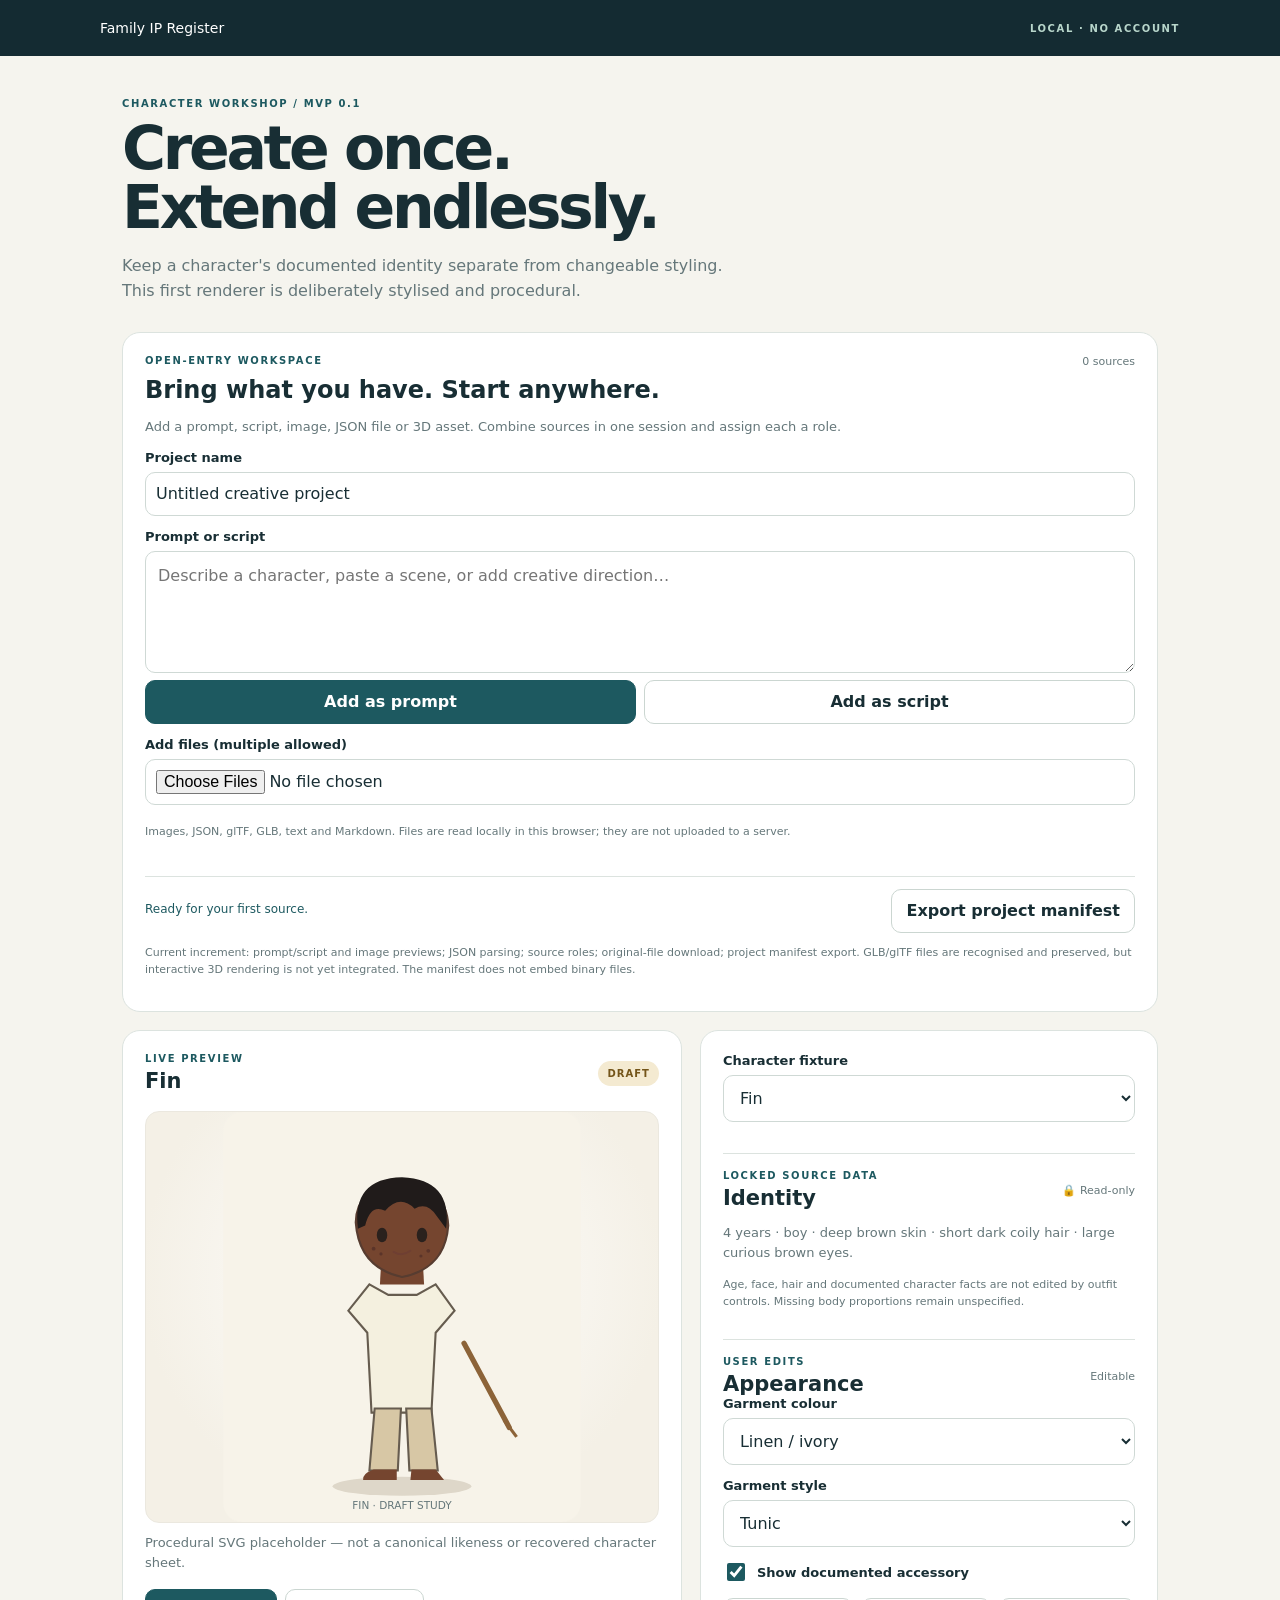
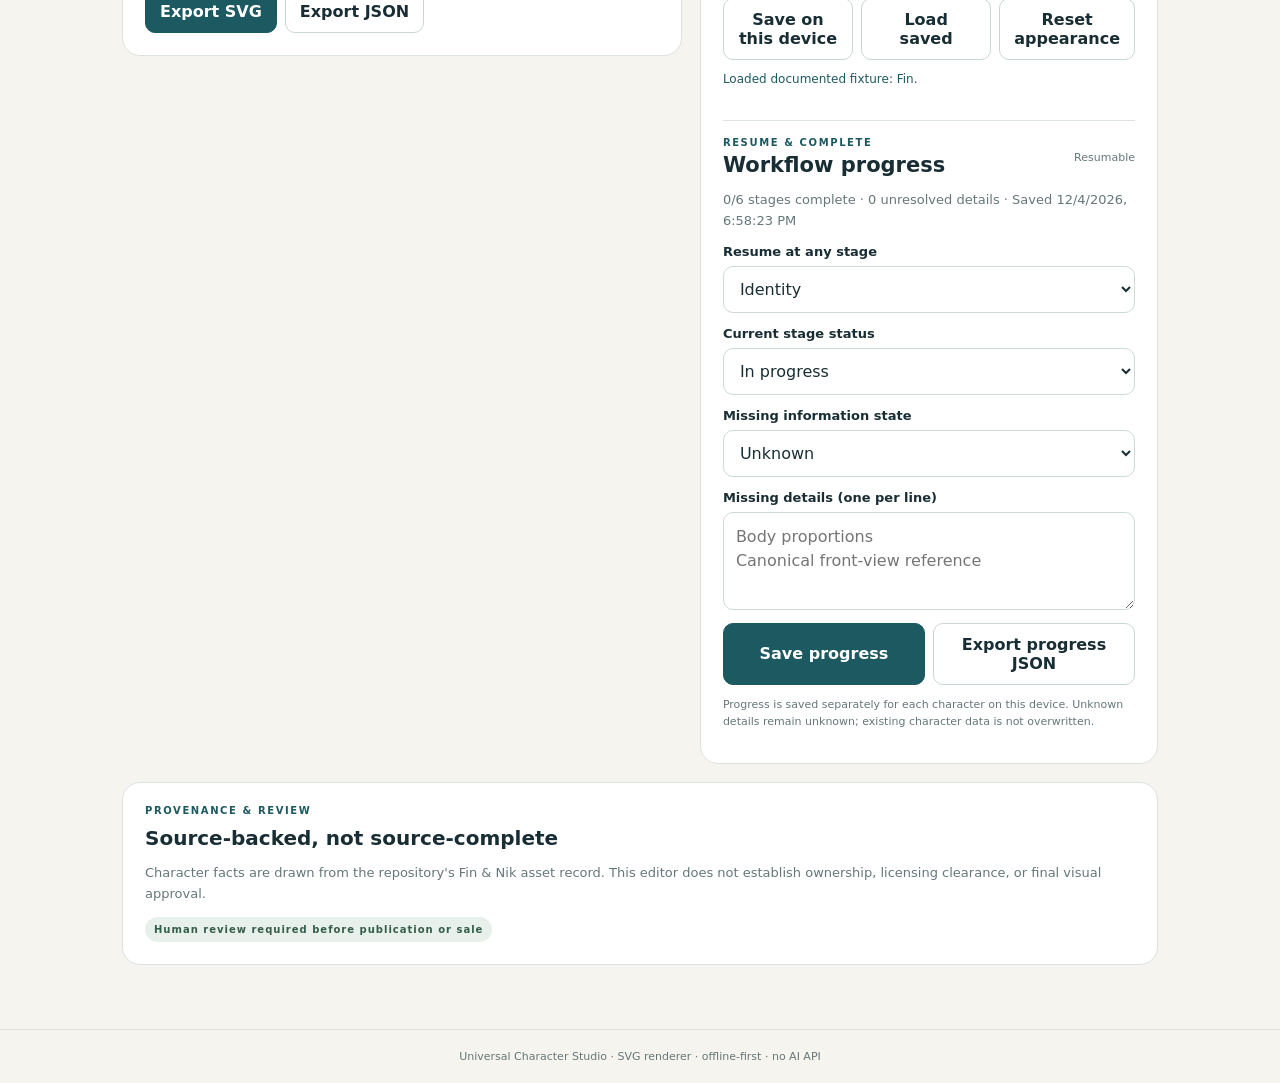
<file: character-studio/index.html>
<!doctype html>
<html lang="en">
<head>
  <meta charset="utf-8">
  <meta name="viewport" content="width=device-width, initial-scale=1">
  <meta name="theme-color" content="#142b32">
  <title>Universal Character Studio</title>
  <link rel="stylesheet" href="./studio.css">
</head>
<body>
  <header class="topbar">
    <a class="back" href="../">Family IP Register</a>
    <span class="status">LOCAL · NO ACCOUNT</span>
  </header>
  <main class="layout">
    <section class="intro">
      <p class="eyebrow">CHARACTER WORKSHOP / MVP 0.1</p>
      <h1>Create once.<br>Extend endlessly.</h1>
      <p class="lede">Keep a character's documented identity separate from changeable styling. This first renderer is deliberately stylised and procedural.</p>
    </section>

    <section class="intake-panel" aria-labelledby="intake-heading">
      <div class="intake-heading">
        <div><p class="eyebrow">OPEN-ENTRY WORKSPACE</p><h2 id="intake-heading">Bring what you have. Start anywhere.</h2>
          <p class="muted">Add a prompt, script, image, JSON file or 3D asset. Combine sources in one session and assign each a role.</p></div>
        <span id="source-count" class="edit">0 sources</span>
      </div>
      <div class="field"><label for="project-title">Project name</label><input id="project-title" type="text" maxlength="120" value="Untitled creative project" placeholder="Name this project"></div>
      <div class="field"><label for="prompt-input">Prompt or script</label><textarea id="prompt-input" rows="4" placeholder="Describe a character, paste a scene, or add creative direction…"></textarea>
        <div class="button-row"><button id="add-prompt" class="primary" type="button">Add as prompt</button><button id="add-script" type="button">Add as script</button></div></div>
      <div class="field"><label for="source-files">Add files (multiple allowed)</label><input id="source-files" type="file" multiple accept="image/*,.json,.gltf,.glb,.txt,.md">
        <p class="muted small">Images, JSON, glTF, GLB, text and Markdown. Files are read locally in this browser; they are not uploaded to a server.</p></div>
      <div id="source-list" class="source-list" aria-live="polite"></div>
      <div class="intake-footer"><p id="intake-status" class="message" aria-live="polite">Ready for your first source.</p><button id="export-project" type="button" disabled>Export project manifest</button></div>
      <p class="muted small">Current increment: prompt/script and image previews; JSON parsing; source roles; original-file download; project manifest export. GLB/glTF files are recognised and preserved, but interactive 3D rendering is not yet integrated. The manifest does not embed binary files.</p>
    </section>
    <section class="workspace" aria-label="Character editor">
      <div class="preview-panel">
        <div class="panel-head">
          <div><p class="eyebrow">LIVE PREVIEW</p><h2 id="preview-name">Fin</h2></div>
          <span class="draft">DRAFT</span>
        </div>
        <div id="preview" class="preview" role="img" aria-label="Stylised character preview"></div>
        <p class="preview-note">Procedural SVG placeholder — not a canonical likeness or recovered character sheet.</p>
        <div class="actions">
          <button id="download-svg" class="primary" type="button">Export SVG</button>
          <button id="download-json" type="button">Export JSON</button>
        </div>
      </div>

      <div class="controls-panel">
        <div class="field">
          <label for="character-select">Character fixture</label>
          <select id="character-select">
            <option value="fin">Fin</option>
            <option value="nik">Nik</option>
          </select>
        </div>

        <section class="identity">
          <div class="section-title"><div><p class="eyebrow">LOCKED SOURCE DATA</p><h2>Identity</h2></div><span class="lock">🔒 Read-only</span></div>
          <p id="identity-summary" class="muted"></p>
          <p class="muted small">Age, face, hair and documented character facts are not edited by outfit controls. Missing body proportions remain unspecified.</p>
        </section>

        <section class="appearance">
          <div class="section-title"><div><p class="eyebrow">USER EDITS</p><h2>Appearance</h2></div><span class="edit">Editable</span></div>
          <div class="field">
            <label for="garment-colour">Garment colour</label>
            <select id="garment-colour">
              <option value="#f4f0df">Linen / ivory</option>
              <option value="#d9c5a0">Sand</option>
              <option value="#527b85">Sea blue</option>
              <option value="#a95d48">Terracotta</option>
              <option value="#52664e">Leaf green</option>
              <option value="#433d56">Indigo</option>
            </select>
          </div>
          <div class="field">
            <label for="garment-style">Garment style</label>
            <select id="garment-style">
              <option value="tunic">Tunic</option>
              <option value="shirt">Short-sleeve shirt</option>
              <option value="cape">Short cape</option>
            </select>
          </div>
          <label class="check"><input id="show-accessory" type="checkbox" checked> Show documented accessory</label>
          <div class="button-row">
            <button id="save-local" type="button">Save on this device</button>
            <button id="load-local" type="button">Load saved</button>
            <button id="reset" type="button">Reset appearance</button>
          </div>
          <p id="message" class="message" aria-live="polite">Edits stay in this browser until exported or saved.</p>
        </section>
        <section class="workflow" aria-labelledby="workflow-heading">
          <div class="section-title"><div><p class="eyebrow">RESUME &amp; COMPLETE</p><h2 id="workflow-heading">Workflow progress</h2></div><span class="edit">Resumable</span></div>
          <p id="workflow-summary" class="muted" aria-live="polite">Loading saved progress…</p>
          <div class="field"><label for="workflow-stage">Resume at any stage</label>
            <select id="workflow-stage">
              <option value="identity">Identity</option><option value="appearance">Appearance</option><option value="proportions">Body proportions</option><option value="reference-sheet">Reference sheet</option><option value="review">Source &amp; rights review</option><option value="export">Export</option>
            </select>
          </div>
          <div class="field"><label for="workflow-status">Current stage status</label><select id="workflow-status"><option value="not_started">Not started</option><option value="in_progress">In progress</option><option value="blocked">Blocked</option><option value="complete">Complete</option></select></div>
          <div class="field"><label for="missing-state">Missing information state</label>
            <select id="missing-state"><option value="unknown">Unknown</option><option value="incomplete">Incomplete</option><option value="conflict">Conflict</option><option value="verified">Verified</option></select>
          </div>
          <div class="field"><label for="missing-fields">Missing details (one per line)</label><textarea id="missing-fields" rows="3" placeholder="Body proportions&#10;Canonical front-view reference"></textarea></div>
          <div class="button-row"><button id="save-workflow" class="primary" type="button">Save progress</button><button id="export-workflow" type="button">Export progress JSON</button></div>
          <p class="muted small">Progress is saved separately for each character on this device. Unknown details remain unknown; existing character data is not overwritten.</p>
        </section>
      </div>
    </section>
    <section class="provenance">
      <p class="eyebrow">PROVENANCE & REVIEW</p>
      <h2>Source-backed, not source-complete</h2>
      <p id="source-summary">Character facts are drawn from the repository's Fin &amp; Nik asset record. This editor does not establish ownership, licensing clearance, or final visual approval.</p>
      <span class="review">Human review required before publication or sale</span>
    </section>
  </main>
  <footer>Universal Character Studio · SVG renderer · offline-first · no AI API</footer>
  <script src="./universal-project.js" defer></script>
  <script src="./intake.js" defer></script>
  <script src="./workflow.js" defer></script>
  <script src="./studio.js" defer></script>
</body>
</html>
</file>
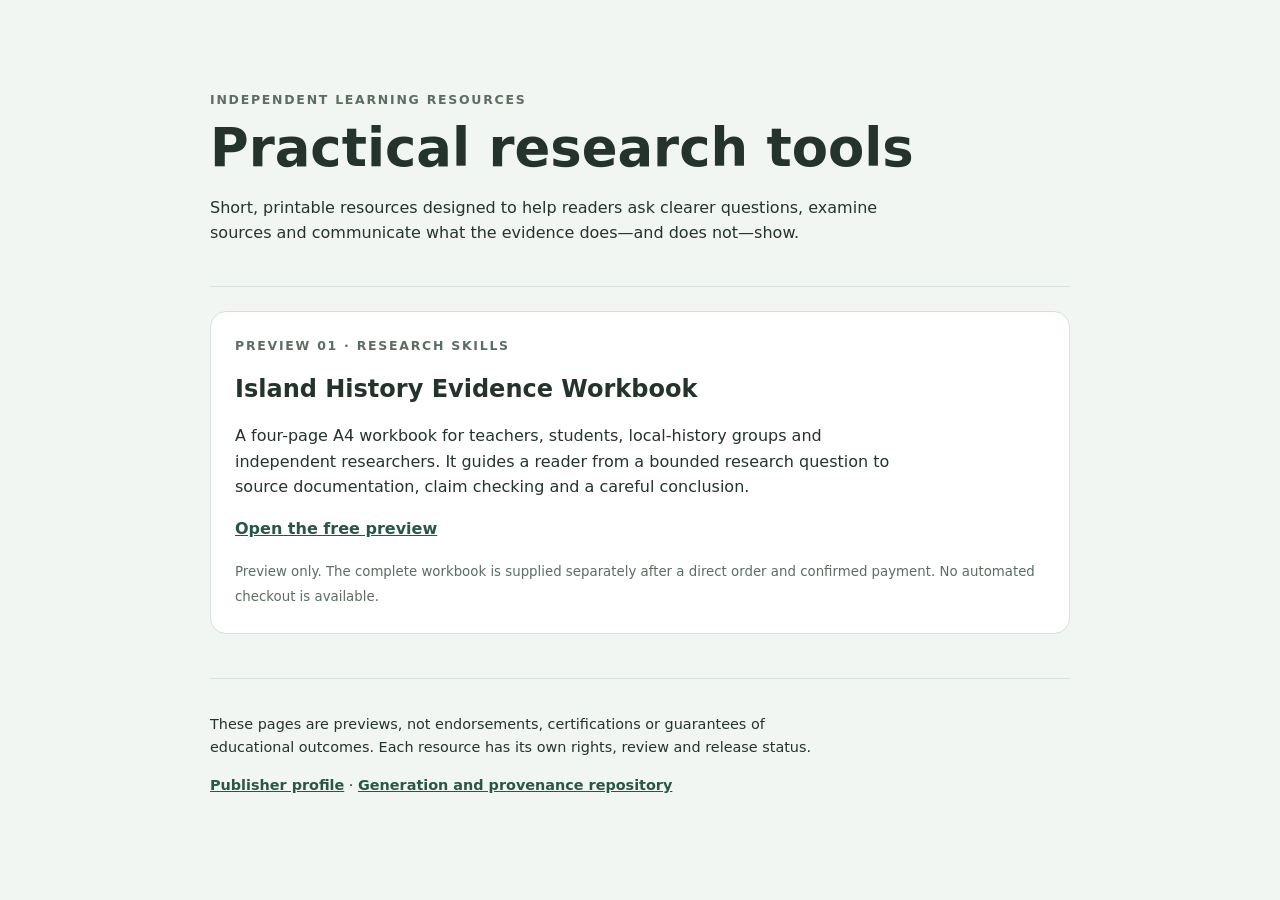
<file: previews/index.html>
<!doctype html>
<html lang="en">
<head>
<meta charset="utf-8">
<meta name="viewport" content="width=device-width,initial-scale=1">
<title>Digital Resources — Preview Catalogue</title>
<style>
:root{color-scheme:light;--ink:#24332c;--muted:#5d6d63;--line:#d8e1d9;--accent:#285746;--paper:#fff;--wash:#f2f6f2}
*{box-sizing:border-box}body{margin:0;background:var(--wash);color:var(--ink);font:16px/1.6 system-ui,sans-serif}
main{max-width:900px;margin:auto;padding:clamp(22px,5vw,56px) 20px}
header{padding:34px 0 24px;border-bottom:1px solid var(--line)}
.kicker{font-size:.78rem;letter-spacing:.14em;text-transform:uppercase;color:var(--muted);font-weight:700}
h1,h2{line-height:1.15}h1{font-size:clamp(2rem,6vw,3.3rem);margin:.5rem 0}p{max-width:68ch}
.card{background:var(--paper);border:1px solid var(--line);border-radius:16px;padding:24px;margin:24px 0}
a{color:var(--accent);font-weight:650}
small,.muted{color:var(--muted)}
footer{border-top:1px solid var(--line);padding-top:20px;margin-top:44px;font-size:.9rem}
</style>
</head>
<body><main>
<header><div class="kicker">Independent learning resources</div><h1>Practical research tools</h1><p>Short, printable resources designed to help readers ask clearer questions, examine sources and communicate what the evidence does—and does not—show.</p></header>
<section class="card"><div class="kicker">Preview 01 · Research skills</div><h2>Island History Evidence Workbook</h2><p>A four-page A4 workbook for teachers, students, local-history groups and independent researchers. It guides a reader from a bounded research question to source documentation, claim checking and a careful conclusion.</p><p><a href="./island-history-evidence-workbook/">Open the free preview</a></p><small>Preview only. The complete workbook is supplied separately after a direct order and confirmed payment. No automated checkout is available.</small></section>
<footer><p>These pages are previews, not endorsements, certifications or guarantees of educational outcomes. Each resource has its own rights, review and release status.</p><p><a href="https://github.com/Francois-EF-WebOps">Publisher profile</a> · <a href="https://github.com/Francois-EF-WebOps/Family-IP-Register">Generation and provenance repository</a></p></footer>
</main></body></html>
</file>
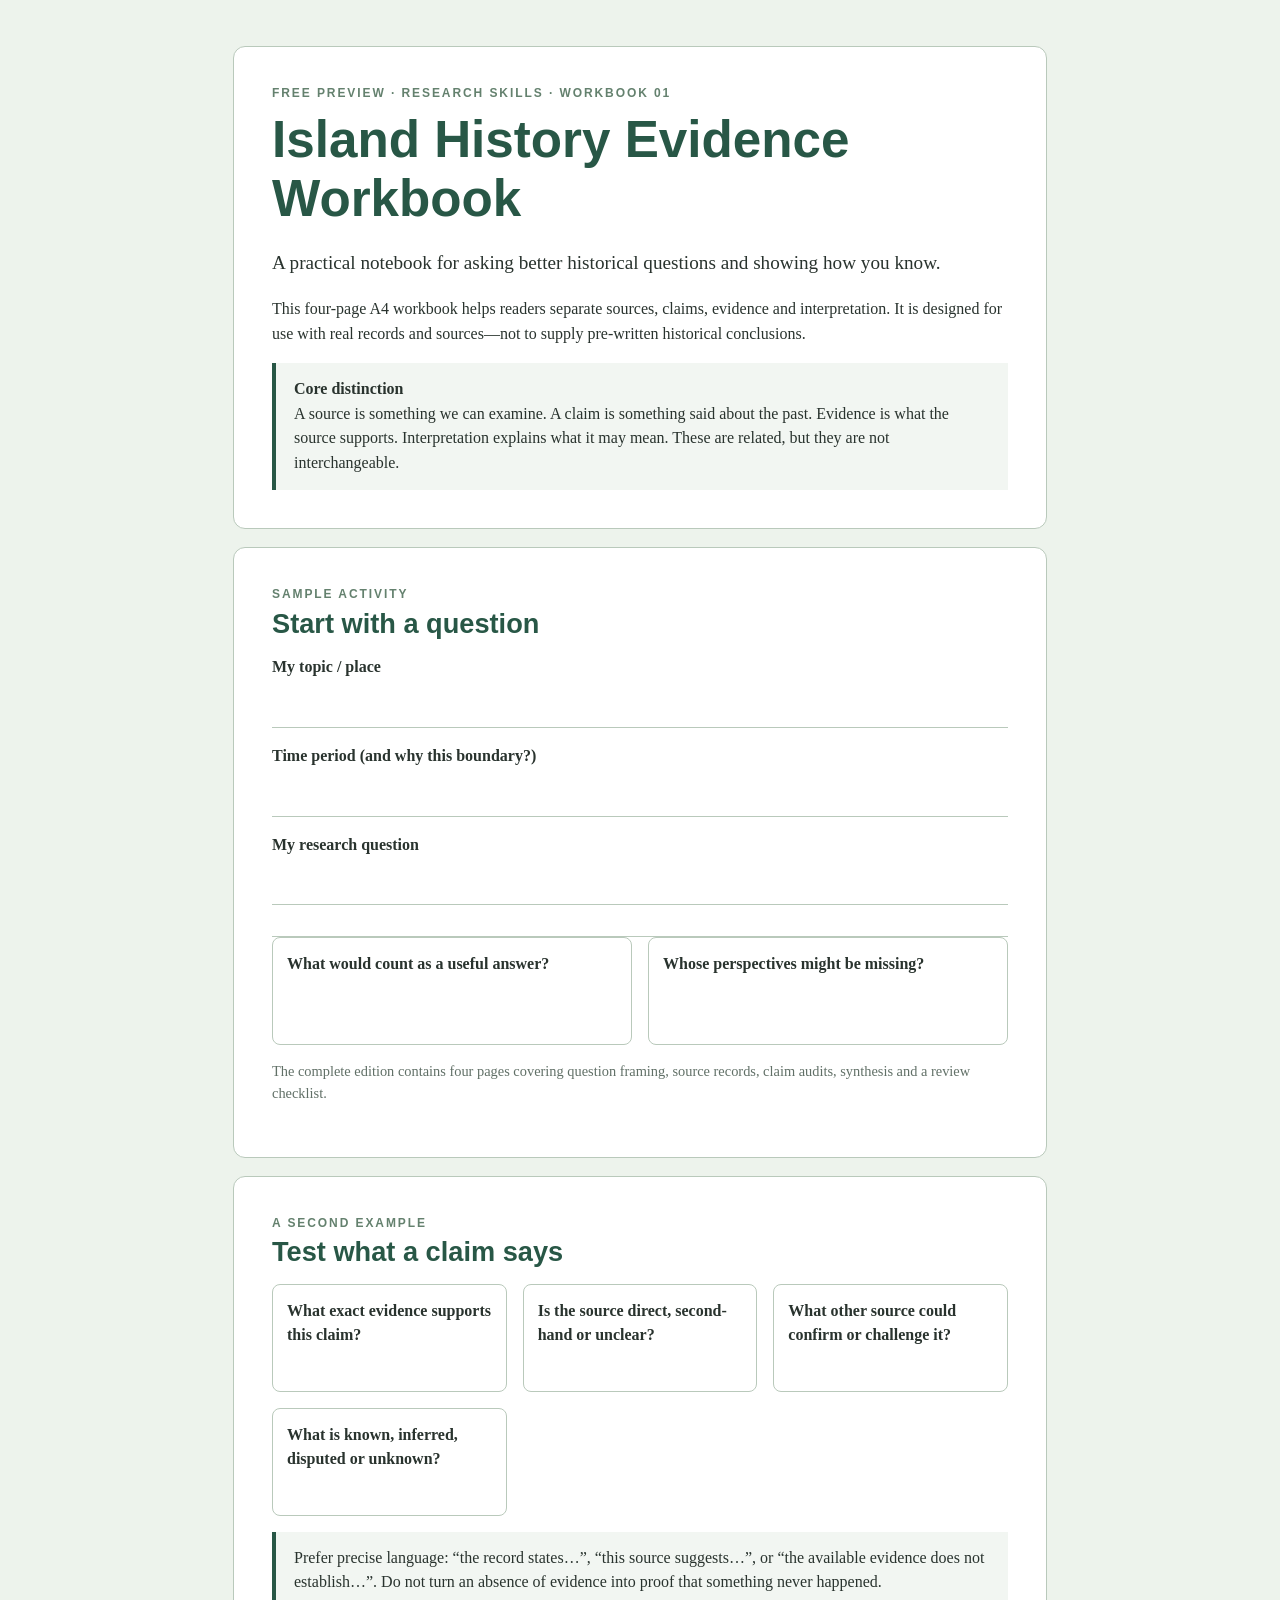
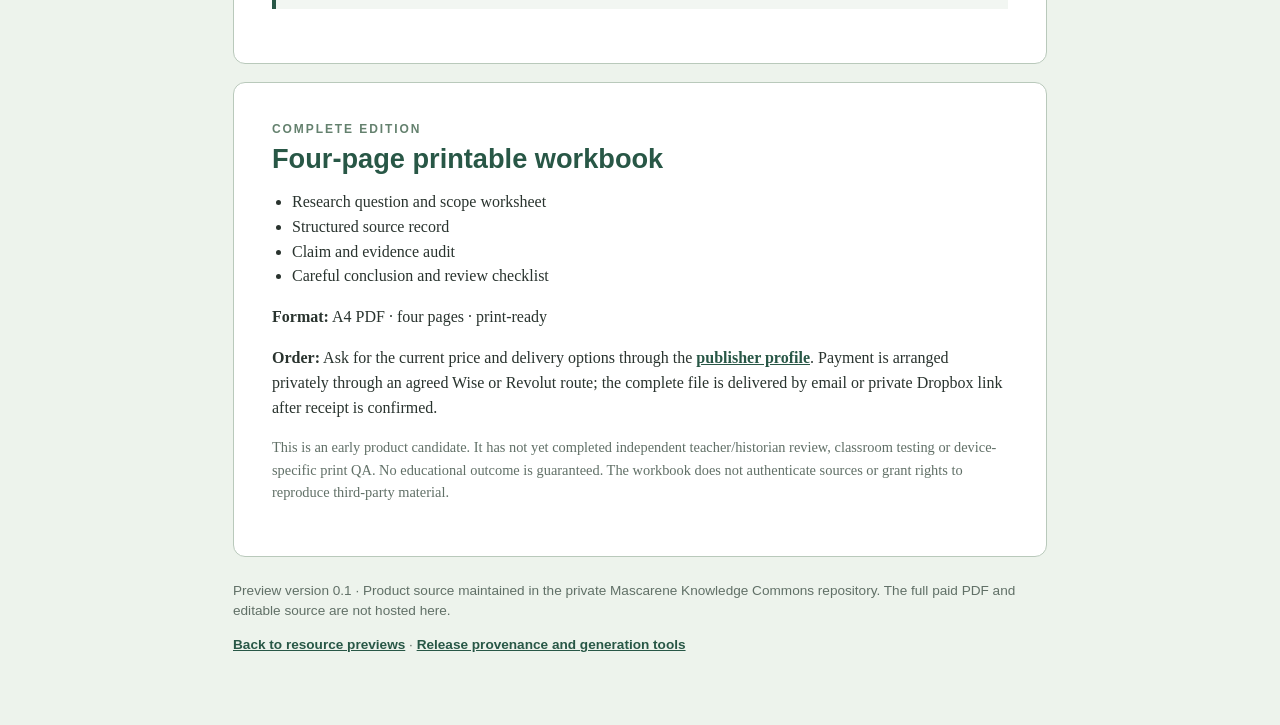
<file: previews/island-history-evidence-workbook/index.html>
<!doctype html>
<html lang="en">
<head>
<meta charset="utf-8">
<meta name="viewport" content="width=device-width,initial-scale=1">
<title>Island History Evidence Workbook — Free Preview</title>
<style>
:root{--ink:#29332e;--muted:#617067;--green:#285746;--line:#b9c9bb;--paper:#fff;--wash:#edf3ec}
*{box-sizing:border-box}body{margin:0;background:var(--wash);color:var(--ink);font:16px/1.55 Georgia,serif}
main{max-width:850px;margin:auto;padding:28px 18px 56px}
header,.sheet,.offer{background:var(--paper);border:1px solid var(--line);border-radius:12px;padding:clamp(20px,4vw,38px);margin:18px 0}
.kicker{font:700 .75rem/1.4 Arial,sans-serif;letter-spacing:.16em;text-transform:uppercase;color:#64816e}
h1,h2,h3{font-family:Arial,sans-serif;line-height:1.15;color:var(--green)}
h1{font-size:clamp(2rem,6vw,3.2rem);margin:.6rem 0}h2{font-size:1.7rem;margin:.3rem 0 1rem}
.lead{font-size:1.2rem}.note{background:#f2f6f2;border-left:4px solid var(--green);padding:14px 18px}
ul{padding-left:1.25rem}.grid{display:grid;grid-template-columns:repeat(auto-fit,minmax(220px,1fr));gap:16px}
.prompt{border:1px solid var(--line);padding:14px;border-radius:8px;min-height:108px}
.rule{height:32px;border-bottom:1px solid var(--line)}
a{color:var(--green);font-weight:700}.muted{color:var(--muted);font-size:.9rem}
footer{font: .85rem/1.5 Arial,sans-serif;color:var(--muted);margin-top:24px}
@media print{body{background:#fff}main{padding:0}.sheet,.offer,header{break-inside:avoid;box-shadow:none}}
</style>
</head>
<body><main>
<header><div class="kicker">Free preview · Research skills · Workbook 01</div><h1>Island History Evidence Workbook</h1><p class="lead">A practical notebook for asking better historical questions and showing how you know.</p><p>This four-page A4 workbook helps readers separate sources, claims, evidence and interpretation. It is designed for use with real records and sources—not to supply pre-written historical conclusions.</p><div class="note"><strong>Core distinction</strong><br>A source is something we can examine. A claim is something said about the past. Evidence is what the source supports. Interpretation explains what it may mean. These are related, but they are not interchangeable.</div></header>
<section class="sheet"><div class="kicker">Sample activity</div><h2>Start with a question</h2><p><strong>My topic / place</strong></p><div class="rule"></div><p><strong>Time period (and why this boundary?)</strong></p><div class="rule"></div><p><strong>My research question</strong></p><div class="rule"></div><div class="rule"></div><div class="grid"><div class="prompt"><strong>What would count as a useful answer?</strong></div><div class="prompt"><strong>Whose perspectives might be missing?</strong></div></div><p class="muted">The complete edition contains four pages covering question framing, source records, claim audits, synthesis and a review checklist.</p></section>
<section class="sheet"><div class="kicker">A second example</div><h2>Test what a claim says</h2><div class="grid"><div class="prompt"><strong>What exact evidence supports this claim?</strong></div><div class="prompt"><strong>Is the source direct, second-hand or unclear?</strong></div><div class="prompt"><strong>What other source could confirm or challenge it?</strong></div><div class="prompt"><strong>What is known, inferred, disputed or unknown?</strong></div></div><p class="note">Prefer precise language: “the record states…”, “this source suggests…”, or “the available evidence does not establish…”. Do not turn an absence of evidence into proof that something never happened.</p></section>
<section class="offer"><div class="kicker">Complete edition</div><h2>Four-page printable workbook</h2><ul><li>Research question and scope worksheet</li><li>Structured source record</li><li>Claim and evidence audit</li><li>Careful conclusion and review checklist</li></ul><p><strong>Format:</strong> A4 PDF · four pages · print-ready</p><p><strong>Order:</strong> Ask for the current price and delivery options through the <a href="https://github.com/Francois-EF-WebOps">publisher profile</a>. Payment is arranged privately through an agreed Wise or Revolut route; the complete file is delivered by email or private Dropbox link after receipt is confirmed.</p><p class="muted">This is an early product candidate. It has not yet completed independent teacher/historian review, classroom testing or device-specific print QA. No educational outcome is guaranteed. The workbook does not authenticate sources or grant rights to reproduce third-party material.</p></section>
<footer><p>Preview version 0.1 · Product source maintained in the private Mascarene Knowledge Commons repository. The full paid PDF and editable source are not hosted here.</p><p><a href="../">Back to resource previews</a> · <a href="https://github.com/Francois-EF-WebOps/Family-IP-Register">Release provenance and generation tools</a></p></footer>
</main></body></html>
</file>
<file: character-studio/studio.css>
:root{color-scheme:light;--ink:#182e34;--muted:#65777a;--paper:#f5f4ee;--panel:#fff;--line:#dce3df;--sea:#1d5960;--sand:#e9e1d0;--radius:18px;font-family:Inter,ui-sans-serif,system-ui,-apple-system,BlinkMacSystemFont,"Segoe UI",sans-serif}*{box-sizing:border-box}body{margin:0;background:var(--paper);color:var(--ink)}.topbar{height:56px;padding:0 max(20px,calc((100vw - 1080px)/2));display:flex;align-items:center;justify-content:space-between;background:#142b32;color:#fff}.back{color:#fff;text-decoration:none;font-size:14px}.status,.eyebrow{font-size:10px;letter-spacing:.16em;font-weight:750}.status{color:#b8d6cb}.layout{max-width:1080px;margin:auto;padding:42px 22px 64px}.intro{max-width:700px;margin-bottom:28px}.eyebrow{color:var(--sea);margin:0 0 10px}.intro h1{font-size:clamp(36px,6vw,60px);line-height:.98;letter-spacing:-.055em;margin:0 0 16px}.lede{font-size:16px;line-height:1.6;color:var(--muted);max-width:610px}.workspace{display:grid;grid-template-columns:minmax(0,1.1fr) minmax(300px,.9fr);gap:18px;align-items:start}.preview-panel,.controls-panel,.provenance{background:var(--panel);border:1px solid var(--line);border-radius:var(--radius);padding:22px}.panel-head,.section-title{display:flex;align-items:center;justify-content:space-between;gap:12px}.panel-head h2,.section-title h2{margin:0;font-size:21px}.panel-head .eyebrow,.section-title .eyebrow{margin-bottom:5px}.draft,.review{font-size:10px;letter-spacing:.1em;font-weight:750;padding:7px 9px;border-radius:99px;background:#f4ead1;color:#74551a}.preview{margin-top:18px;min-height:340px;background:radial-gradient(ellipse at 50% 40%,#fff 0,#f4f0e6 72%);border:1px solid #ebe8df;border-radius:14px;display:grid;place-items:center;overflow:hidden}.preview svg{width:min(100%,390px);height:auto;max-height:410px}.preview-note,.muted{color:var(--muted);font-size:13px;line-height:1.55}.preview-note{margin:10px 0 16px}.actions,.button-row{display:flex;flex-wrap:wrap;gap:8px}.controls-panel{display:grid;gap:18px}.field{display:grid;gap:7px;margin-bottom:13px}label{font-size:13px;font-weight:650}select,button{font:inherit}select{width:100%;padding:12px;border:1px solid #cfd9d5;border-radius:10px;background:white;color:var(--ink);min-height:44px}button{border:1px solid #cbd6d1;border-radius:10px;padding:11px 14px;background:#fff;color:var(--ink);font-weight:650;min-height:44px;cursor:pointer}button:focus-visible,select:focus-visible,input:focus-visible{outline:3px solid #7ab7a9;outline-offset:2px}.primary{background:var(--sea);color:#fff;border-color:var(--sea)}.identity,.appearance{border-top:1px solid var(--line);padding-top:16px}.lock,.edit{font-size:11px;color:var(--muted);white-space:nowrap}.small{font-size:11px}.check{display:flex;align-items:center;gap:9px;margin:5px 0 14px}.check input{width:18px;height:18px;accent-color:var(--sea)}.button-row button{flex:1}.message{font-size:12px;color:var(--sea);min-height:18px}.provenance{margin-top:18px}.provenance h2{font-size:20px;margin:0 0 8px}.provenance p:not(.eyebrow){color:var(--muted);font-size:13px;line-height:1.6}.review{display:inline-block;background:#e8f0eb;color:#345d4a}footer{text-align:center;padding:20px;color:var(--muted);font-size:11px;border-top:1px solid var(--line)}@media(max-width:760px){.layout{padding:28px 14px 44px}.workspace{grid-template-columns:1fr}.preview-panel,.controls-panel,.provenance{padding:17px}.preview{min-height:300px}.topbar{padding:0 14px}.intro h1{font-size:42px}}
.workflow{border-top:1px solid var(--line);padding-top:16px}.workflow textarea{width:100%;resize:vertical;border:1px solid #cfd9d5;border-radius:10px;padding:12px;font:inherit;color:var(--ink);line-height:1.5}.workflow .button-row button{flex:1 1 130px}
.intake-panel{background:var(--panel);border:1px solid var(--line);border-radius:var(--radius);padding:22px;margin:0 0 18px}
.intake-heading{display:flex;align-items:flex-start;justify-content:space-between;gap:16px}
.intake-heading h2{font-size:24px;margin:0 0 8px}
.intake-panel input[type="text"],.intake-panel input[type="file"]{width:100%;min-height:44px;padding:10px;border:1px solid #cfd9d5;border-radius:10px;background:#fff;color:var(--ink);font:inherit}
.intake-panel textarea{width:100%;resize:vertical;border:1px solid #cfd9d5;border-radius:10px;padding:12px;font:inherit;line-height:1.5}
.source-list{display:grid;grid-template-columns:repeat(auto-fit,minmax(min(100%,230px),1fr));gap:10px;margin:12px 0}
.source-card{min-width:0;border:1px solid var(--line);border-radius:12px;padding:12px;background:#fbfcfa;display:grid;gap:8px;overflow:hidden}
.source-card strong{overflow-wrap:anywhere}
.source-card label{display:grid;gap:5px}
.source-card select{min-height:38px;padding:8px}
.source-thumbnail{display:block;width:100%;max-height:220px;object-fit:contain;border-radius:8px;background:#f0eee7}
.source-text{white-space:pre-wrap;overflow-wrap:anywhere;max-height:180px;overflow:auto;background:#f3f5f2;border-radius:8px;padding:10px;font:12px/1.5 ui-monospace,monospace}
.source-download{font-size:12px;color:var(--sea);font-weight:700}
.intake-footer{display:flex;align-items:center;justify-content:space-between;gap:12px;flex-wrap:wrap;border-top:1px solid var(--line);padding-top:12px}
.intake-footer .message{flex:1}
@media(max-width:760px){.intake-panel{padding:16px}.intake-heading{display:block}.intake-footer button{width:100%}}
</file>
